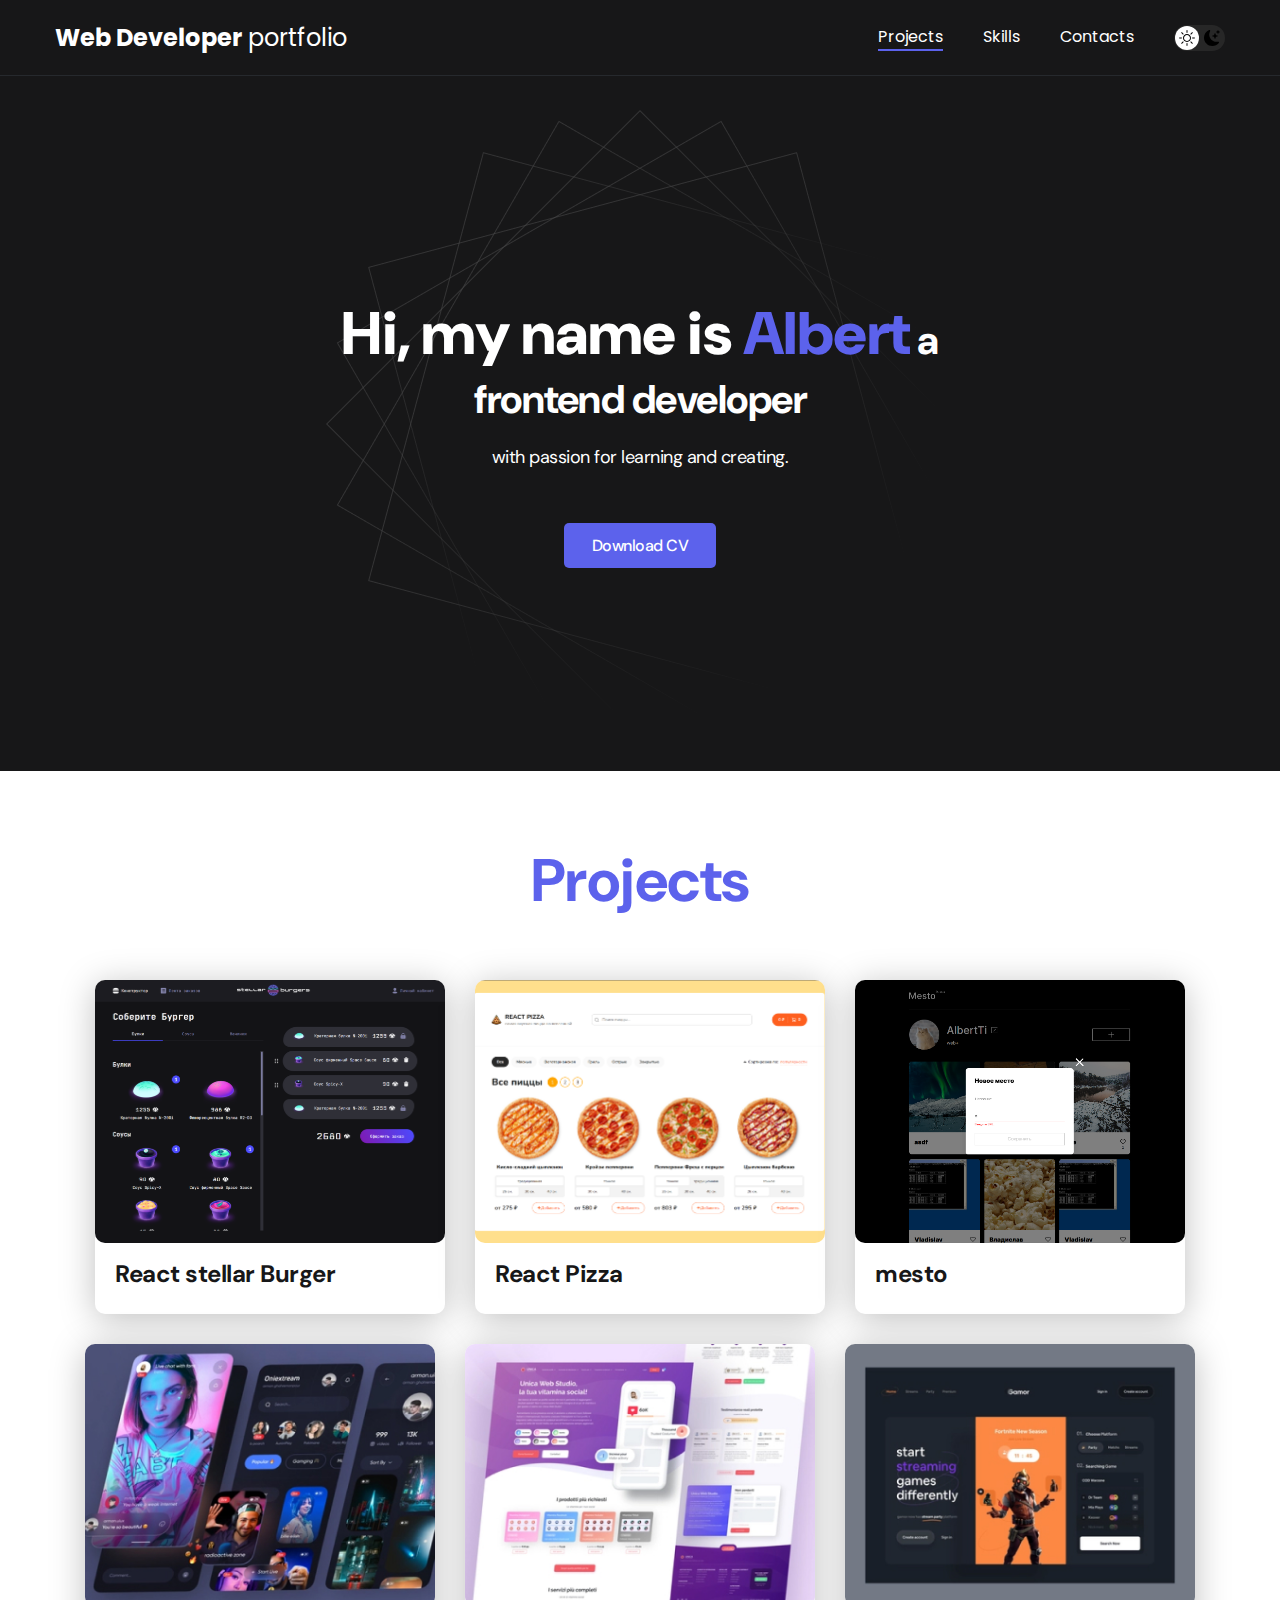
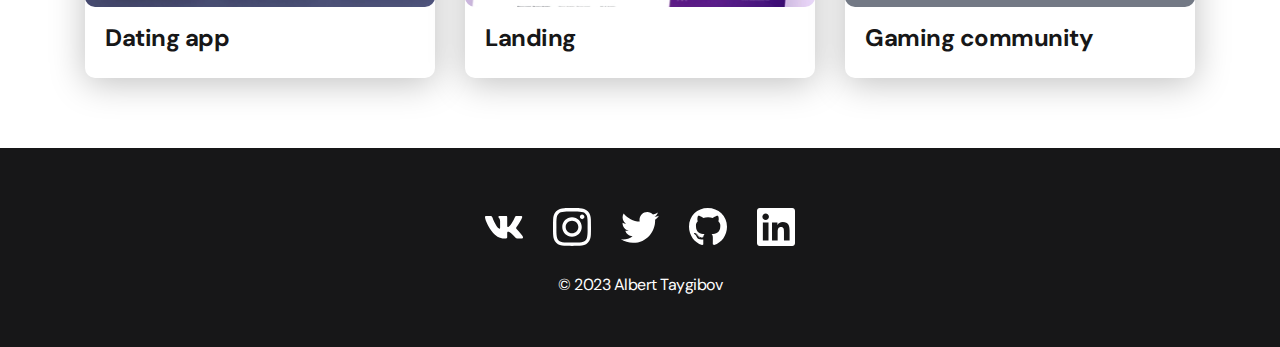
<file: index.html>
<!DOCTYPE html>
<html lang="en">
  <head>
    <meta charset="UTF-8" />
    <meta name="viewport" content="width=device-width, initial-scale=1.0" />
    <link rel="preconnect" href="https://fonts.googleapis.com" />
    <link rel="preconnect" href="https://fonts.gstatic.com" crossorigin />
    <link rel="stylesheet" href="../css/style.css" />
    <title>Freelance Portfolio</title>
  </head>
  <body>
    <nav class="nav">
      <div class="container">
        <div class="nav__wrap">
          <a href="./index.html" class="nav__logo"><strong>Web Developer</strong> portfolio</a>
          <button class="dark-mode-btn">
            <img class="dark-mode-btn__img" src="./image/icons/sun.svg" alt="light mode" />
            <img class="dark-mode-btn__img" src="./image/icons/Moon.svg" alt="dark mode" />
          </button>
          <ul class="nav__lists">
            <li>
              <a class="nav__link nav__link_active" href="./index.html">Projects</a>
            </li>
            <li>
              <a class="nav__link" href="./skills.html">Skills</a>
            </li>
            <li>
              <a class="nav__link" href="./contacts.html">Contacts</a>
            </li>
          </ul>
        </div>
      </div>
    </nav>

    <header class="header">
      <div class="header__wrapper">
        <h1 class="header__title">
          <strong>Hi, my name is <span>Albert</span></strong> a frontend developer
        </h1>
        <p class="header__subtitle">with passion for learning and creating.</p>
      </div>
      <a href="#!" class="header__btn">Download CV</a>
    </header>

    <main class="content">
      <div class="container">
        <h2 class="content__title">Projects</h2>
        <ul class="projects">
          <li class="project">
            <a href="./project-page.html">
              <img src="./image/projects/project_react-stellar-burger.png" alt="project-image" />
              <h3 class="project__title">React stellar Burger</h3>
            </a>
          </li>
          <li class="project">
            <a href="./project-page.html">
              <img src="./image/projects/project-react-pizza.png" alt="project-image" />
              <h3 class="project__title">React Pizza</h3>
            </a>
          </li>
          <li class="project">
            <a href="./project-page.html">
              <img src="./image/projects/project-mesto.png" alt="project-image" />
              <h3 class="project__title">mesto</h3>
            </a>
          </li>
          <li class="project">
            <a href="./project-page.html">
              <img src="./image/projects/04.jpg" alt="project-image" />
              <h3 class="project__title">Dating app</h3>
            </a>
          </li>
          <li class="project">
            <a href="./project-page.html">
              <img src="./image/projects/05.jpg" alt="project-image" />
              <h3 class="project__title">Landing</h3>
            </a>
          </li>
          <li class="project">
            <a href="./project-page.html">
              <img src="./image/projects/06.jpg" alt="project-image" />
              <h3 class="project__title">Gaming community</h3>
            </a>
          </li>
        </ul>
      </div>
    </main>

    <footer class="footer">
      <ul class="social">
        <li>
          <a href="https://vk.com/id167363228"><img src="./image/icons/vk.svg" alt="icon-vk" /></a>
        </li>
        <li>
          <a href="#!"><img src="./image/icons/instagram.svg" alt="icon-instagram" /></a>
        </li>
        <li>
          <a href="#!"><img src="./image/icons/twitter.svg" alt="icon-twitter" /></a>
        </li>
        <li>
          <a href="https://github.com/Albert-Ti"
            ><img src="./image/icons/gitHub.svg" alt="icon-gitHub"
          /></a>
        </li>
        <li>
          <a href="#!"><img src="./image/icons/linkedIn.svg" alt="icon-linkedIn" /></a>
        </li>
      </ul>
      <div class="copyright">
        <p>© 2023 Albert Taygibov</p>
      </div>
    </footer>
    <script src="./js/main.js"></script>
  </body>
</html>
</file>
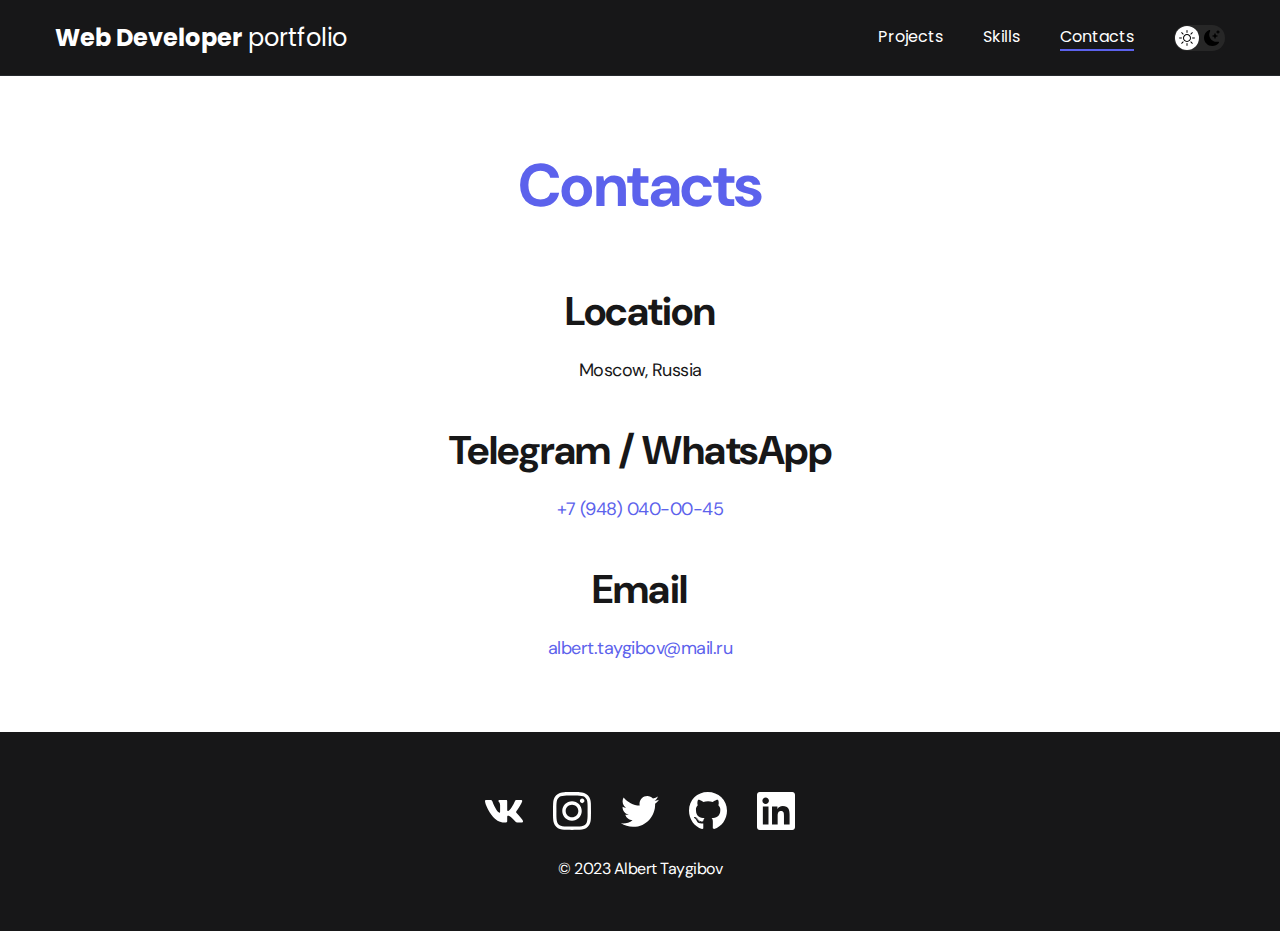
<file: Contacts.html>
<!DOCTYPE html>
<html lang="en">
  <head>
    <meta charset="UTF-8" />
    <meta name="viewport" content="width=device-width, initial-scale=1.0" />
    <link rel="preconnect" href="https://fonts.googleapis.com" />
    <link rel="preconnect" href="https://fonts.gstatic.com" crossorigin />
    <link rel="stylesheet" href="../css/style.css" />
    <title>Freelance Portfolio</title>
  </head>
  <body>
    <nav class="nav">
      <div class="container">
        <div class="nav__wrap">
          <a href="./index.html" class="nav__logo"><strong>Web Developer</strong> portfolio</a>
          <button class="dark-mode-btn">
            <img class="dark-mode-btn__img" src="./image/icons/sun.svg" alt="light mode" />
            <img class="dark-mode-btn__img" src="./image/icons/Moon.svg" alt="dark mode" />
          </button>
          <ul class="nav__lists">
            <li>
              <a class="nav__link" href="./index.html">Projects</a>
            </li>
            <li>
              <a class="nav__link" href="./skills.html">Skills</a>
            </li>
            <li>
              <a class="nav__link nav__link_active" href="./contacts.html">Contacts</a>
            </li>
          </ul>
        </div>
      </div>
    </nav>

    <main class="content">
      <div class="container">
        <h1 class="content__title">Contacts</h1>
        <ul class="content__lists">
          <li class="content__list">
            <h2 class="content__list-title">Location</h2>
            <p class="content__description">Moscow, Russia</p>
          </li>
          <li class="content__list">
            <h2 class="content__list-title">Telegram / WhatsApp</h2>
            <p class="content__description"><a href="tel:+79680400045">+7 (948) 040-00-45</a></p>
          </li>
          <li class="content__list">
            <h2 class="content__list-title">Email</h2>
            <p class="content__description">
              <a href="email:albert.taygibov@mail.ru">albert.taygibov@mail.ru</a>
            </p>
          </li>
        </ul>
      </div>
    </main>

    <footer class="footer">
      <ul class="social">
        <li>
          <a href="https://vk.com/id167363228"><img src="./image/icons/vk.svg" alt="icon-vk" /></a>
        </li>
        <li>
          <a href="#!"><img src="./image/icons/instagram.svg" alt="icon-instagram" /></a>
        </li>
        <li>
          <a href="#!"><img src="./image/icons/twitter.svg" alt="icon-twitter" /></a>
        </li>
        <li>
          <a href="https://github.com/Albert-Ti"
            ><img src="./image/icons/gitHub.svg" alt="icon-gitHub"
          /></a>
        </li>
        <li>
          <a href="#!"><img src="./image/icons/linkedIn.svg" alt="icon-linkedIn" /></a>
        </li>
      </ul>
      <div class="copyright">
        <p>© 2023 Albert Taygibov</p>
      </div>
    </footer>
    <script src="./js/main.js"></script>
  </body>
</html>
</file>
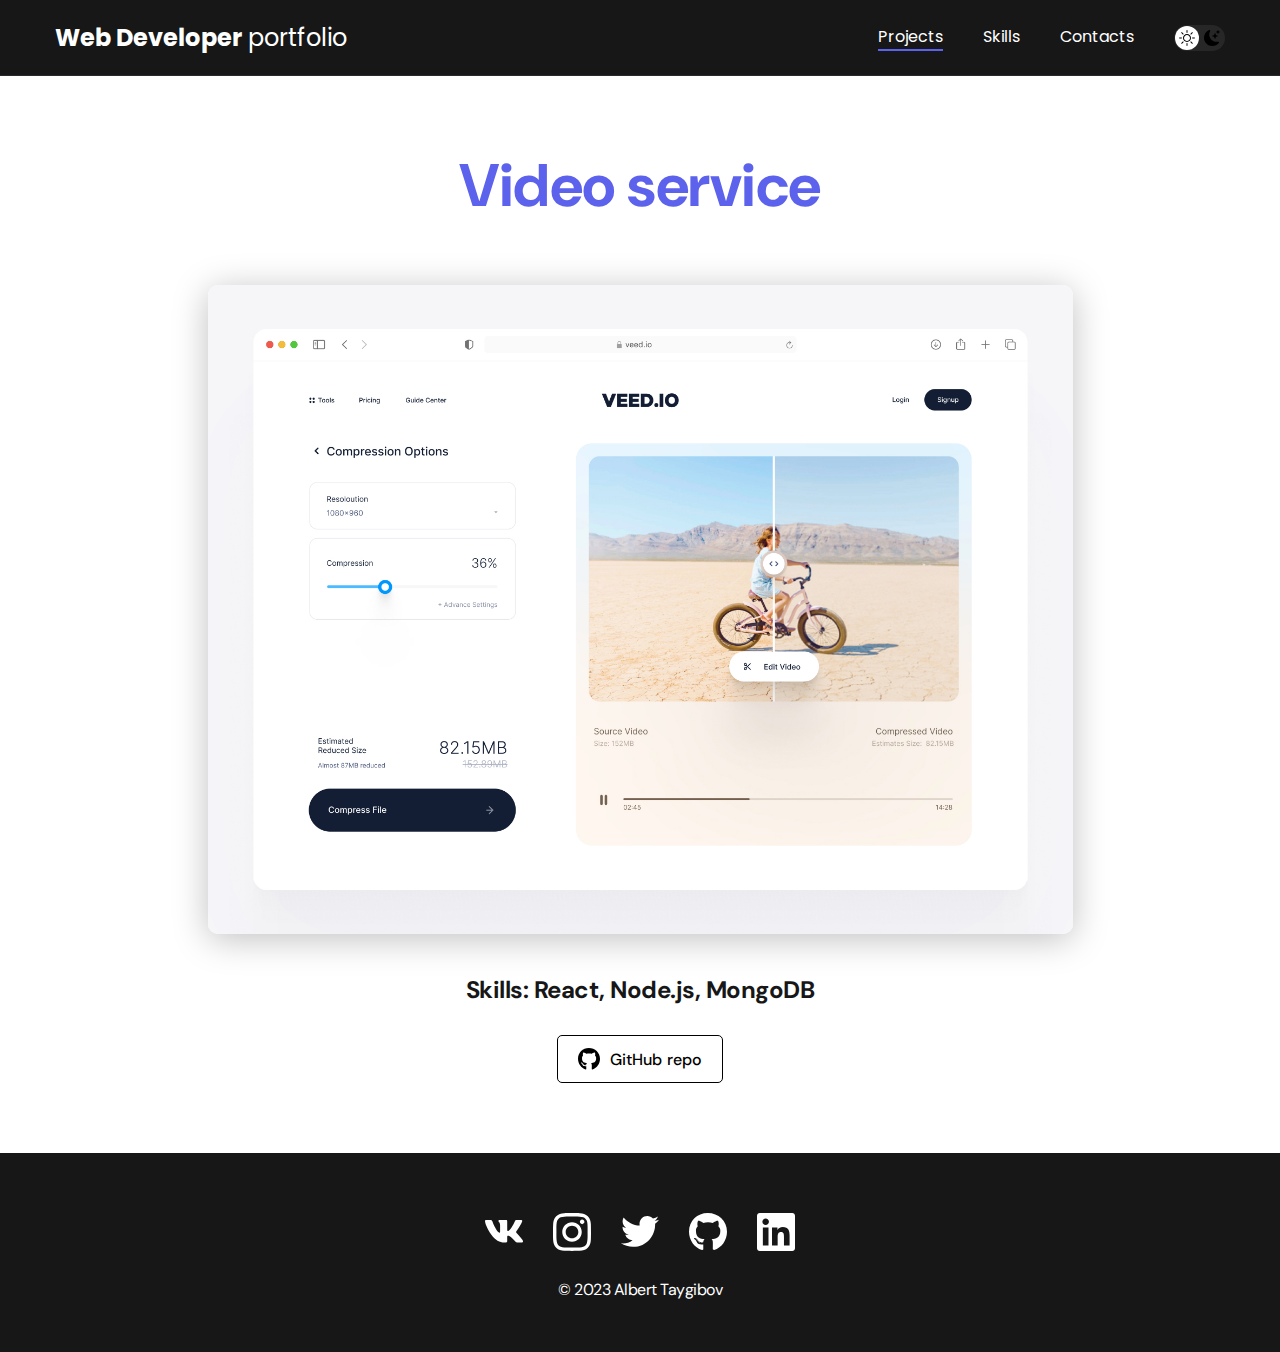
<file: project-page.html>
<!DOCTYPE html>
<html lang="en">
  <head>
    <meta charset="UTF-8" />
    <meta name="viewport" content="width=device-width, initial-scale=1.0" />
    <link rel="preconnect" href="https://fonts.googleapis.com" />
    <link rel="preconnect" href="https://fonts.gstatic.com" crossorigin />
    <link rel="stylesheet" href="../css/style.css" />
    <title>Freelance Portfolio</title>
  </head>
  <body>
    <nav class="nav">
      <div class="container">
        <div class="nav__wrap">
          <a href="./index.html" class="nav__logo"><strong>Web Developer</strong> portfolio</a>
          <button class="dark-mode-btn">
            <img class="dark-mode-btn__img" src="./image/icons/sun.svg" alt="light mode" />
            <img class="dark-mode-btn__img" src="./image/icons/Moon.svg" alt="dark mode" />
          </button>
          <ul class="nav__lists">
            <li>
              <a class="nav__link nav__link_active" href="./index.html">Projects</a>
            </li>
            <li>
              <a class="nav__link" href="./skills.html">Skills</a>
            </li>
            <li>
              <a class="nav__link" href="./contacts.html">Contacts</a>
            </li>
          </ul>
        </div>
      </div>
    </nav>

    <main class="content">
      <div class="container">
        <h1 class="content__title">Video service</h1>
        <div class="project-details">
          <img
            src="./image/projects/02-big.jpg"
            alt="project-image"
            class="project-details__image"
          />

          <div class="project-details__description">
            <p>Skills: React, Node.js, MongoDB</p>
          </div>
          <a class="project-details__btn" href="#!">
            <img src="./image/icons/gitHub-black.svg" alt="gitHub-black-icon" />
            GitHub repo
          </a>
        </div>
      </div>
    </main>

    <footer class="footer">
      <ul class="social">
        <li>
          <a href="https://vk.com/id167363228"><img src="./image/icons/vk.svg" alt="icon-vk" /></a>
        </li>
        <li>
          <a href="#!"><img src="./image/icons/instagram.svg" alt="icon-instagram" /></a>
        </li>
        <li>
          <a href="#!"><img src="./image/icons/twitter.svg" alt="icon-twitter" /></a>
        </li>
        <li>
          <a href="https://github.com/Albert-Ti"
            ><img src="./image/icons/gitHub.svg" alt="icon-gitHub"
          /></a>
        </li>
        <li>
          <a href="#!"><img src="./image/icons/linkedIn.svg" alt="icon-linkedIn" /></a>
        </li>
      </ul>
      <div class="copyright">
        <p>© 2023 Albert Taygibov</p>
      </div>
    </footer>
    <script src="./js/main.js"></script>
  </body>
</html>
</file>
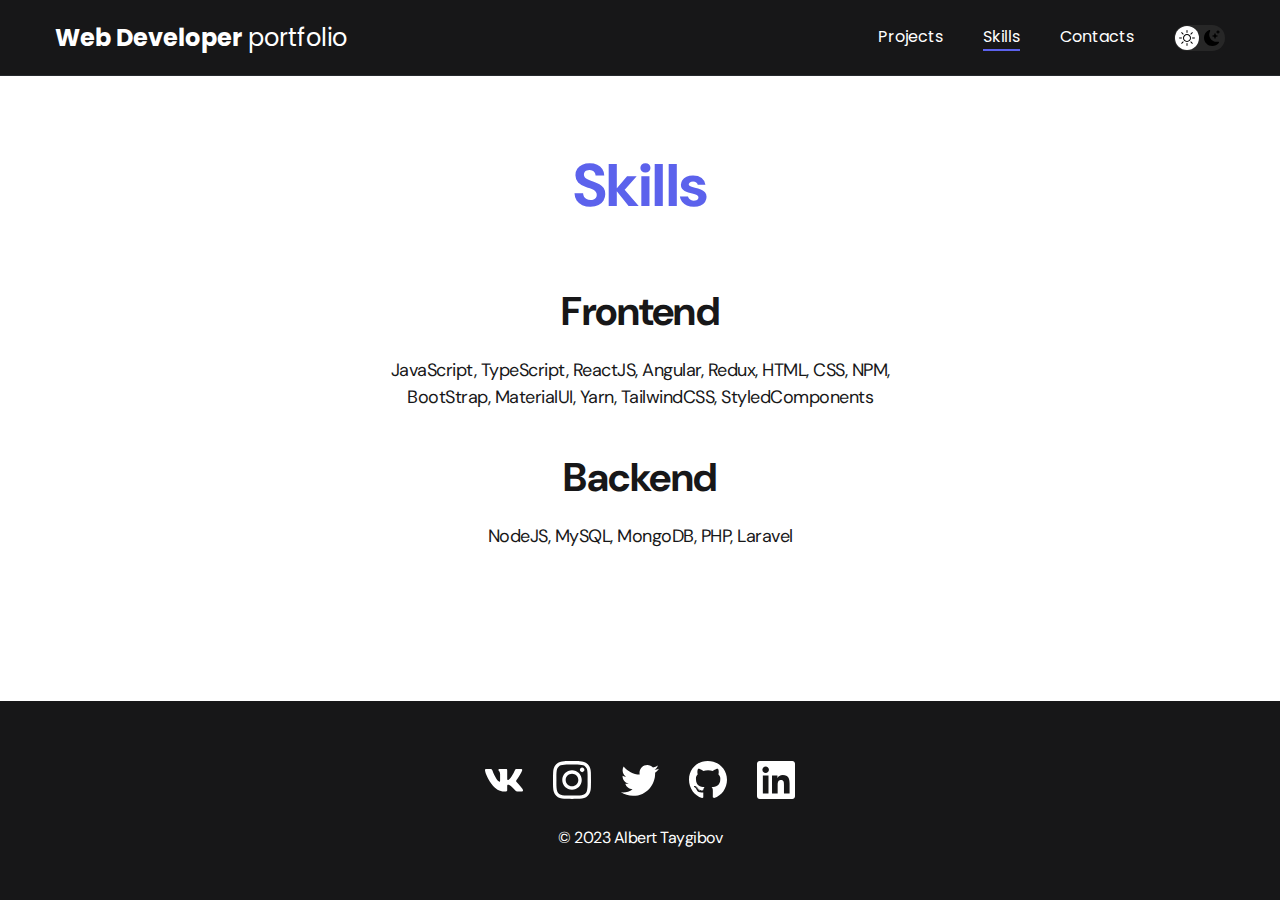
<file: skills.html>
<!DOCTYPE html>
<html lang="en">
  <head>
    <meta charset="UTF-8" />
    <meta name="viewport" content="width=device-width, initial-scale=1.0" />
    <link rel="preconnect" href="https://fonts.googleapis.com" />
    <link rel="preconnect" href="https://fonts.gstatic.com" crossorigin />
    <link rel="stylesheet" href="../css/style.css" />
    <title>Freelance Portfolio</title>
  </head>
  <body>
    <nav class="nav">
      <div class="container">
        <div class="nav__wrap">
          <a href="./index.html" class="nav__logo"><strong>Web Developer</strong> portfolio</a>
          <button class="dark-mode-btn">
            <img class="dark-mode-btn__img" src="./image/icons/sun.svg" alt="light mode" />
            <img class="dark-mode-btn__img" src="./image/icons/Moon.svg" alt="dark mode" />
          </button>
          <ul class="nav__lists">
            <li>
              <a class="nav__link" href="./index.html">Projects</a>
            </li>
            <li>
              <a class="nav__link nav__link_active" href="./skills.html">Skills</a>
            </li>
            <li>
              <a class="nav__link" href="./contacts.html">Contacts</a>
            </li>
          </ul>
        </div>
      </div>
    </nav>

    <main class="content">
      <div class="container">
        <h1 class="content__title">Skills</h1>
        <ul class="content__lists">
          <li class="content__list">
            <h2 class="content__list-title">Frontend</h2>
            <p class="content__description">
              JavaScript, TypeScript, ReactJS, Angular, Redux, HTML, CSS, NPM, BootStrap,
              MaterialUI, Yarn, TailwindCSS, StyledComponents
            </p>
          </li>
          <li class="content__list">
            <h2 class="content__list-title">Backend</h2>
            <p class="content__description">NodeJS, MySQL, MongoDB, PHP, Laravel</p>
          </li>
        </ul>
      </div>
    </main>

    <footer class="footer">
      <ul class="social">
        <li>
          <a href="https://vk.com/id167363228"><img src="./image/icons/vk.svg" alt="icon-vk" /></a>
        </li>
        <li>
          <a href="#!"><img src="./image/icons/instagram.svg" alt="icon-instagram" /></a>
        </li>
        <li>
          <a href="#!"><img src="./image/icons/twitter.svg" alt="icon-twitter" /></a>
        </li>
        <li>
          <a href="https://github.com/Albert-Ti"
            ><img src="./image/icons/gitHub.svg" alt="icon-gitHub"
          /></a>
        </li>
        <li>
          <a href="#!"><img src="./image/icons/linkedIn.svg" alt="icon-linkedIn" /></a>
        </li>
      </ul>
      <div class="copyright">
        <p>© 2023 Albert Taygibov</p>
      </div>
    </footer>
    <script src="./js/main.js"></script>
  </body>
</html>
</file>
<file: css/style.css>
@import url(./reset.css);
@import url('https://fonts.googleapis.com/css2?family=DM+Sans:wght@400;500;700&family=Poppins:wght@400;500;700&display=swap');

/* 
  font-family: 'DM Sans', Arial, sans-serif;
  font-family: 'Poppins', Arial, sans-serif;
*/

/* :root? Означает что будем прописывать переменные на уровне всего документа */
:root {
  --black: #171718;
  --balck-border: #26292d;
  --white: #fff;
  --purple: #5c62ec;

  --dark-bg: var(--black);
  --dark-border: var(--balck-border);
  --header-text: var(--white);
  --accent: var(--purple);

  /* light mode */
  --page-bg: var(--white);
  --text-color: var(--black);
  --title: var(--accent);

  --project-card-bg: var(--white);
  --project-card-title: var(--black);

  --box-shadow: 0px 5px 35px 0px rgba(0, 0, 0, 0.25);
}

.dark {
  --page-bg: #252526;
  --text-color: var(--white);
  --title: var(--white);

  --project-card-bg: var(--black);
  --project-card-title: var(--white);
  --box-shadow: 0px 5px 35px 0px rgba(0, 0, 0, 0.8);
}

html,
body {
  display: flex;
  flex-direction: column;
  min-height: 100vh;

  font-family: 'DM Sans', Arial, sans-serif;
  letter-spacing: -0.5px;

  background-color: var(--page-bg);
  color: var(--text-color);
}

.none {
  display: none !important;
}

.nav {
  padding: 20px 0;
  background: var(--dark-bg);
  border-bottom: 1px solid var(--dark-border);
  font-family: 'Poppins', Arial, sans-serif;
  letter-spacing: normal;
}

.container {
  margin: 0 auto;
  padding: 0 15px;
  max-width: 1200px;
}

.nav__wrap {
  display: flex;
  justify-content: flex-end;
  align-items: center;
  flex-wrap: wrap;
  gap: 20px 40px;
}

.nav__logo {
  color: var(--header-text);
  font-size: 24px;
  margin-right: auto;
}

.nav__logo strong {
  font-weight: 700;
}

.dark-mode-btn {
  order: 1;

  position: relative;
  display: flex;
  justify-content: space-between;
  padding: 5px;

  width: 51px;
  border-radius: 30px;
  background-color: #272727;
  cursor: pointer;
}

.dark-mode-btn::before {
  content: '';
  display: block;

  position: absolute;
  top: 1px;
  left: 1px;

  width: 24px;
  height: 24px;
  border-radius: 50%;
  background-color: var(--white);

  transition: left 0.2s ease-in;
}

.dark-mode-btn_active::before {
  left: 26px;
}

.dark-mode-btn__img {
  position: relative;
  z-index: 1;
}

.nav__lists {
  list-style: none;
  display: flex;
  flex-wrap: wrap;
  gap: 10px 40px;
}

.nav__link {
  color: var(--header-text);
  transition: opacity 0.2s ease-in;
}

.nav__link:hover {
  opacity: 0.8;
}

.nav__link_active::after {
  content: '';
  display: block;
  width: 100%;
  height: 2px;
  background: var(--accent);
}

/* header */

.header {
  padding: 40px 0;
  min-height: 695px;
  color: var(--header-text);

  display: flex;
  flex-direction: column;
  justify-content: center;
  align-items: center;
  text-align: center;

  background: url('../image/header-bg.png') center no-repeat var(--black);
}

.header__wrapper {
  max-width: 630px;
  padding: 15px 0;
}

.header__title {
  font-size: 40px;
  font-weight: 700;
  margin: 0px 0px 20px 0px;
}

.header__title strong {
  font-size: 60px;
}

.header__title span {
  color: var(--accent);
}

.header__subtitle {
  font-size: 18px;
  margin: 0px 0px 40px 0px;
  line-height: 1.333;
}

.header__subtitle p + p {
  /* при такой записи у каждого кроме первого будут стили */
  margin-top: 1em;
}

.header__btn {
  display: inline-block;

  padding: 12px 28px;
  background: var(--accent);
  color: var(--white);
  border-radius: 5px;
  letter-spacing: 0.15;
  font-size: 16px;
  font-weight: 500;

  transition: all 0.1s linear;
}

.header__btn:hover {
  opacity: 0.8;
  transition: all 0.1s ease-in;
}

.header__btn:active {
  position: relative;
  top: 1.5px;
}

/* main */

.content {
  padding: 70px 0;
  flex: 1;
}

.content__title {
  margin: 0px 0px 60px 0px;
  font-size: 60px;
  font-weight: 700;
  color: var(--title);
  text-align: center;
}

.projects {
  display: flex;
  flex-wrap: wrap;
  gap: 30px;
  justify-content: center;
}

.project {
  max-width: 370px;
  border-radius: 10px;
  box-shadow: var(--box-shadow);
  background: var(--project-card-bg);
}

.project img {
  object-fit: cover;

  border-radius: 10px;
  max-width: 350px;
  height: 263px;
}

.project__title {
  padding: 15px 20px 25px;
  font-size: 24px;
  font-weight: 700;
  line-height: 1.3;
  color: var(--project-card-title);
}

/* Project details */
.project-details {
  max-width: 865px;
  margin: 0 auto;

  display: flex;
  flex-direction: column;
  align-items: center;
}

.project-details__image {
  border-radius: 10px;
  box-shadow: 0px 5px 35px 0px rgba(0, 0, 0, 0.25);
  margin-bottom: 40px;
}

.project-details__description {
  margin-bottom: 30px;
  font-size: 24px;
  font-weight: 700;
}

.project-details__btn {
  display: flex;
  column-gap: 10px;
  background-color: var(--white);
  height: 48px;
  padding: 12px 20px;

  border-radius: 5px;
  border: 1px solid #000;
  color: #000;

  font-size: 16px;
  font-weight: 500;
  line-height: 24px;
  letter-spacing: 0.15px;
  transition: opacity 0.2s ease-in;
}

.project-details__btn:hover {
  opacity: 0.8;
}

.project-details__btn:active {
  position: relative;
  top: 1px;
}

/* content-lists */

.content__lists {
  display: flex;
  flex-direction: column;
  row-gap: 40px;

  text-align: center;
  max-width: 571px;
  margin: 0 auto;
}

.content__list {
  display: flex;
  flex-direction: column;
  row-gap: 20px;
}

.content__list a {
  color: var(--accent);
}

.content__list-title {
  font-size: 40px;
  font-weight: 700;
}

.content__description {
  line-height: 1.5;
  font-size: 18px;
}

/* footer */

.footer {
  padding: 60px 0 50px;
  background-color: var(--dark-bg);
  display: flex;
  flex-direction: column;
  align-items: center;
  row-gap: 27px;
}

.social {
  display: flex;
  align-items: center;
  column-gap: 30px;
}

.copyright {
  font-size: 16px;
  line-height: 1.5;
  color: var(--header-text);
}

.copyright p + p {
  margin-top: 0.5em;
}

@media (max-width: 620px) {
  .nav__wrap {
    justify-content: space-between;
  }
  .dark-mode-btn {
    order: 0;
  }
  .nav__logo {
    font-size: 25px;
  }
  .header {
    min-height: unset;
    background: url('../image/header-bg.png') center/400px no-repeat var(--black);
  }
  .header__title {
    font-size: 20px;
  }
  .header__title strong {
    font-size: 40px;
  }
  .content {
    padding: 25px 0;
  }
  .content__title {
    font-size: 40px;
    margin: 0px 0px 20px 0px;
  }
  .project {
    gap: 20px;
  }
  .project-details__image {
    margin-bottom: 20px;
  }
  .project-details__description {
    margin-bottom: 20px;
    font-size: 20px;
  }
  .content__lists {
    row-gap: 25px;
  }
  .content__list-title {
    font-size: 30px;
  }
  .content__description {
    font-size: 15px;
  }
  .footer {
    padding: 40px 0 30px;
    row-gap: 20px;
  }
  .social {
    column-gap: 20px;
  }
  .social li {
    width: 28px;
  }
}
</file>
